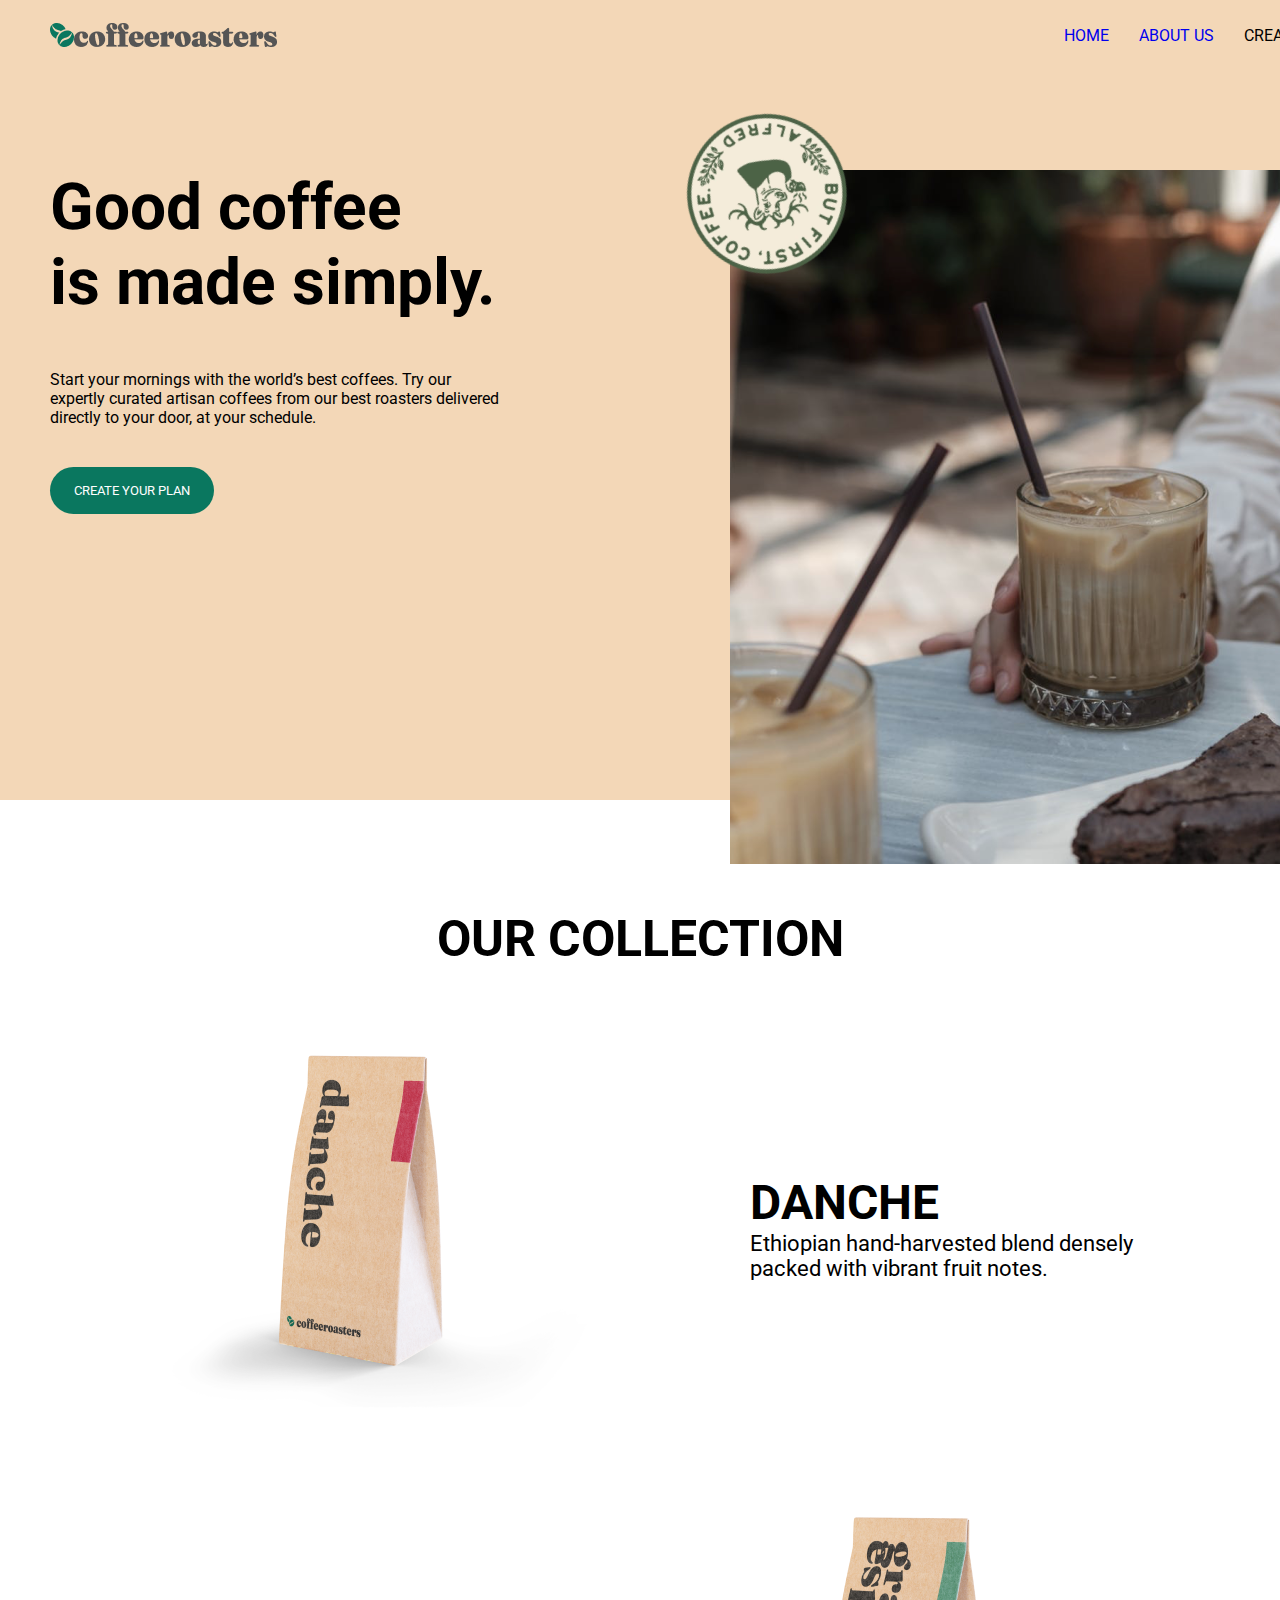
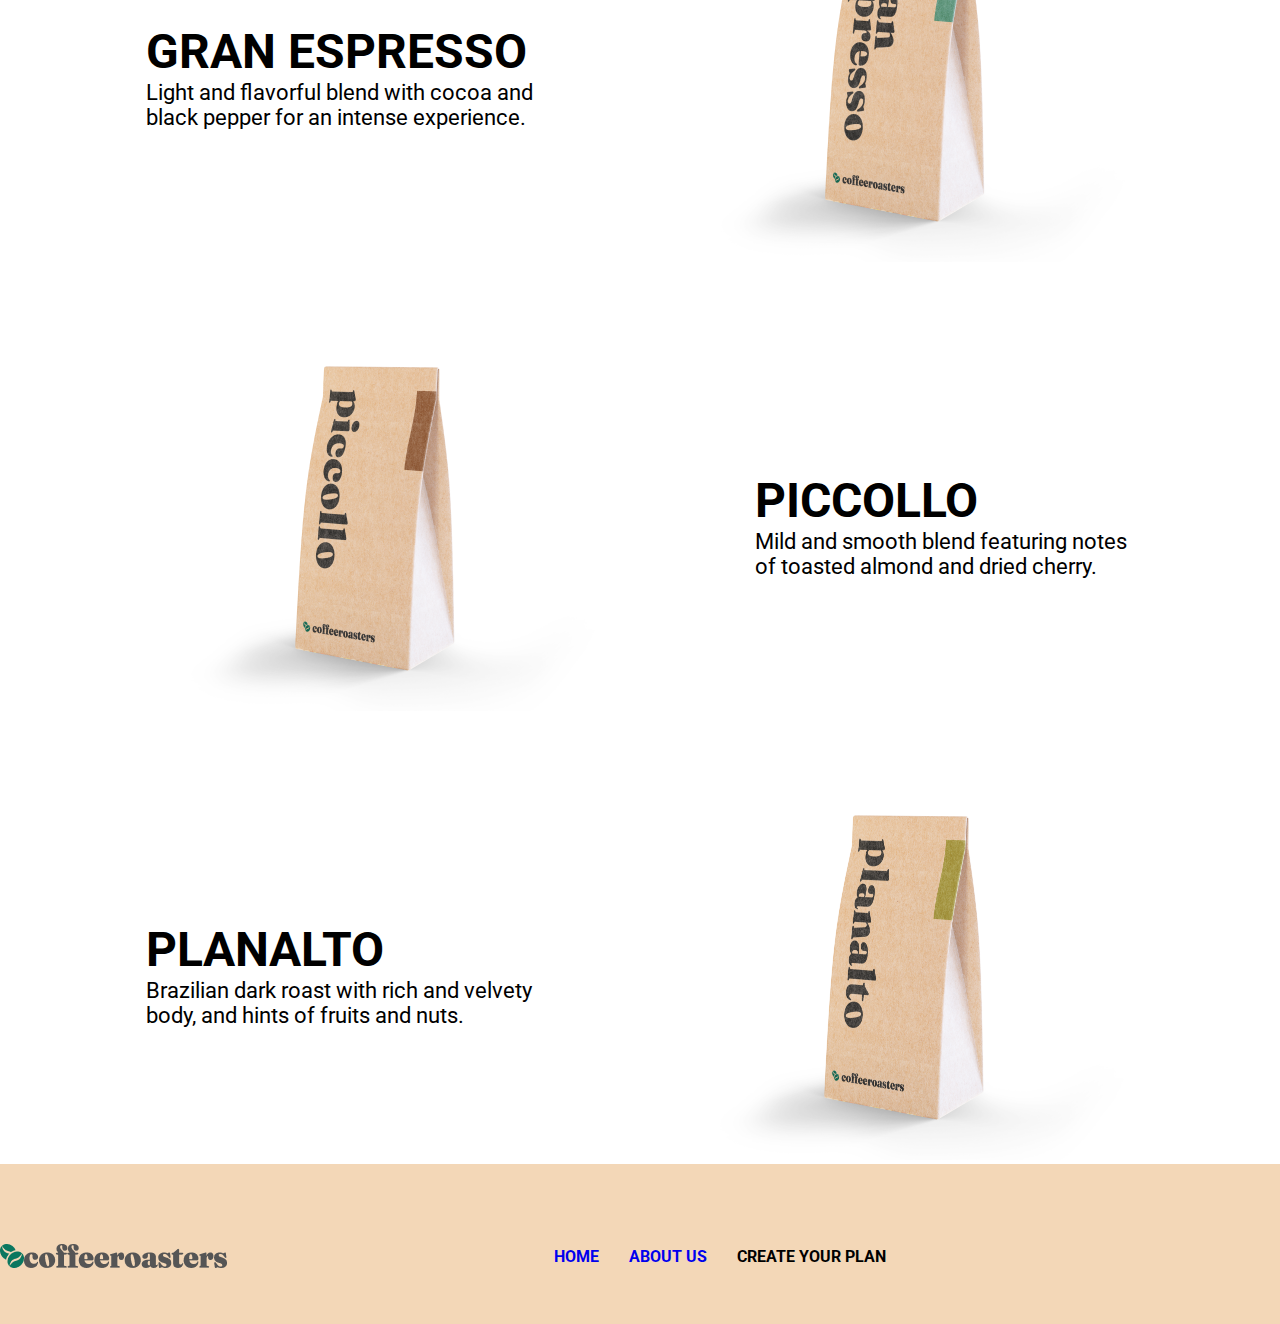
<file: index.html>
<!DOCTYPE html>
<html lang="en">
<head>
    <meta charset="UTF-8">
    <meta name="viewport" content="width=device-width, initial-scale=1.0">
    <title>Document</title>
    <link rel="stylesheet" href="style.css">
    <link rel="stylesheet" href="https://cdnjs.cloudflare.com/ajax/libs/font-awesome/6.6.0/css/all.min.css">
    <link rel="stylesheet" href="https://cdnjs.cloudflare.com/ajax/libs/font-awesome/6.6.0/css/all.min.css">
    <link rel="stylesheet" href="https://cdnjs.cloudflare.com/ajax/libs/font-awesome/6.6.0/css/all.min.css">
</head>
<body>
    <header class="header">
        <div class="container">
            <nav class="nav">
                <img src="Group 3614.png" alt="">

                <ul>
                    <li><a href="index.html">HOME</a></li>
                    <li><a href="ABOUTUS.html">ABOUT US</a></li>
                    <li>CREATE YOUR PLAN</li>
                </ul>
            </nav>

            <div class="header-content">
                <div class="text">
                    <h1>Good coffee <br>
                        is made simply.</h1>

                        <p>Start your mornings with the world’s best coffees. Try our <br> expertly curated artisan coffees from our best roasters delivered <br> directly to your door, at your schedule.</p>
                        <button>CREATE YOUR PLAN</button>
                </div>

                <div class="img">
                    <img src="Rectangle 679.png" alt="" class="amg">
                    <img src="image 40.png" alt="" class="icon">
                </div>
            </div>
        </div>
    </header>

    <section class="section">
        <h2>OUR COLLECTION</h2>
        <div class="card">
            <div class="cards">
                <div class="s-img">
                    <img src="kopi4.png" alt="" class="kopi1">
                </div>

                <div class="s-text">
                    <h3>DANCHE</h3>
                    <p>Ethiopian hand-harvested blend densely <br> packed with vibrant fruit notes.</p>
                </div>
            </div> 
        </div>

        <div class="card">
            <div class="cards">
                <div class="s-text">
                    <h3>GRAN ESPRESSO</h3>
                    <p>Light and flavorful blend with cocoa and <br> black pepper for an intense experience.</p>
                </div>

                <div class="s-img">
                    <img src="kopi1 copy.png" alt="" class="kopi2">
                </div>
            </div>
        </div>

        <div class="card">
            <div class="cards">
                <div class="s-img">
                    <img src="kopi3.png" alt="" class="kopi3">
                </div>

                <div class="s-text">
                    <h3>PICCOLLO</h3>
                    <p>Mild and smooth blend featuring notes <br> of toasted almond and dried cherry.</p>
                </div>
            </div>
        </div>

        <div class="card">
            <div class="cards">
                <div class="s-text">
                    <h3>PLANALTO</h3>
                    <p>Brazilian dark roast with rich and velvety <br> body, and hints of fruits and nuts.</p>
                </div>

                <div class="s-img">
                    <img src="kopi2.png" alt="" class="kopi4">
                </div>
            </div>
        </div>
    </section>

    <footer class="footer">
        <div class="d-img">
            <img src="Group 3614.png" alt="" class="f-img">
        </div>

        <ul>
            <li><a href="index.html">HOME</a></li>
            <li><a href="ABOUTUS.html">ABOUT US</a></li>
            <li>CREATE YOUR PLAN</li>
        </ul>

        <div class="d-icon">
            <i class="fa-brands fa-facebook"></i>
            <i class="fa-brands fa-twitter"></i>
            <i class="fa-brands fa-instagram"></i>
        </div>
    </footer>
</body>
</html>
</file>
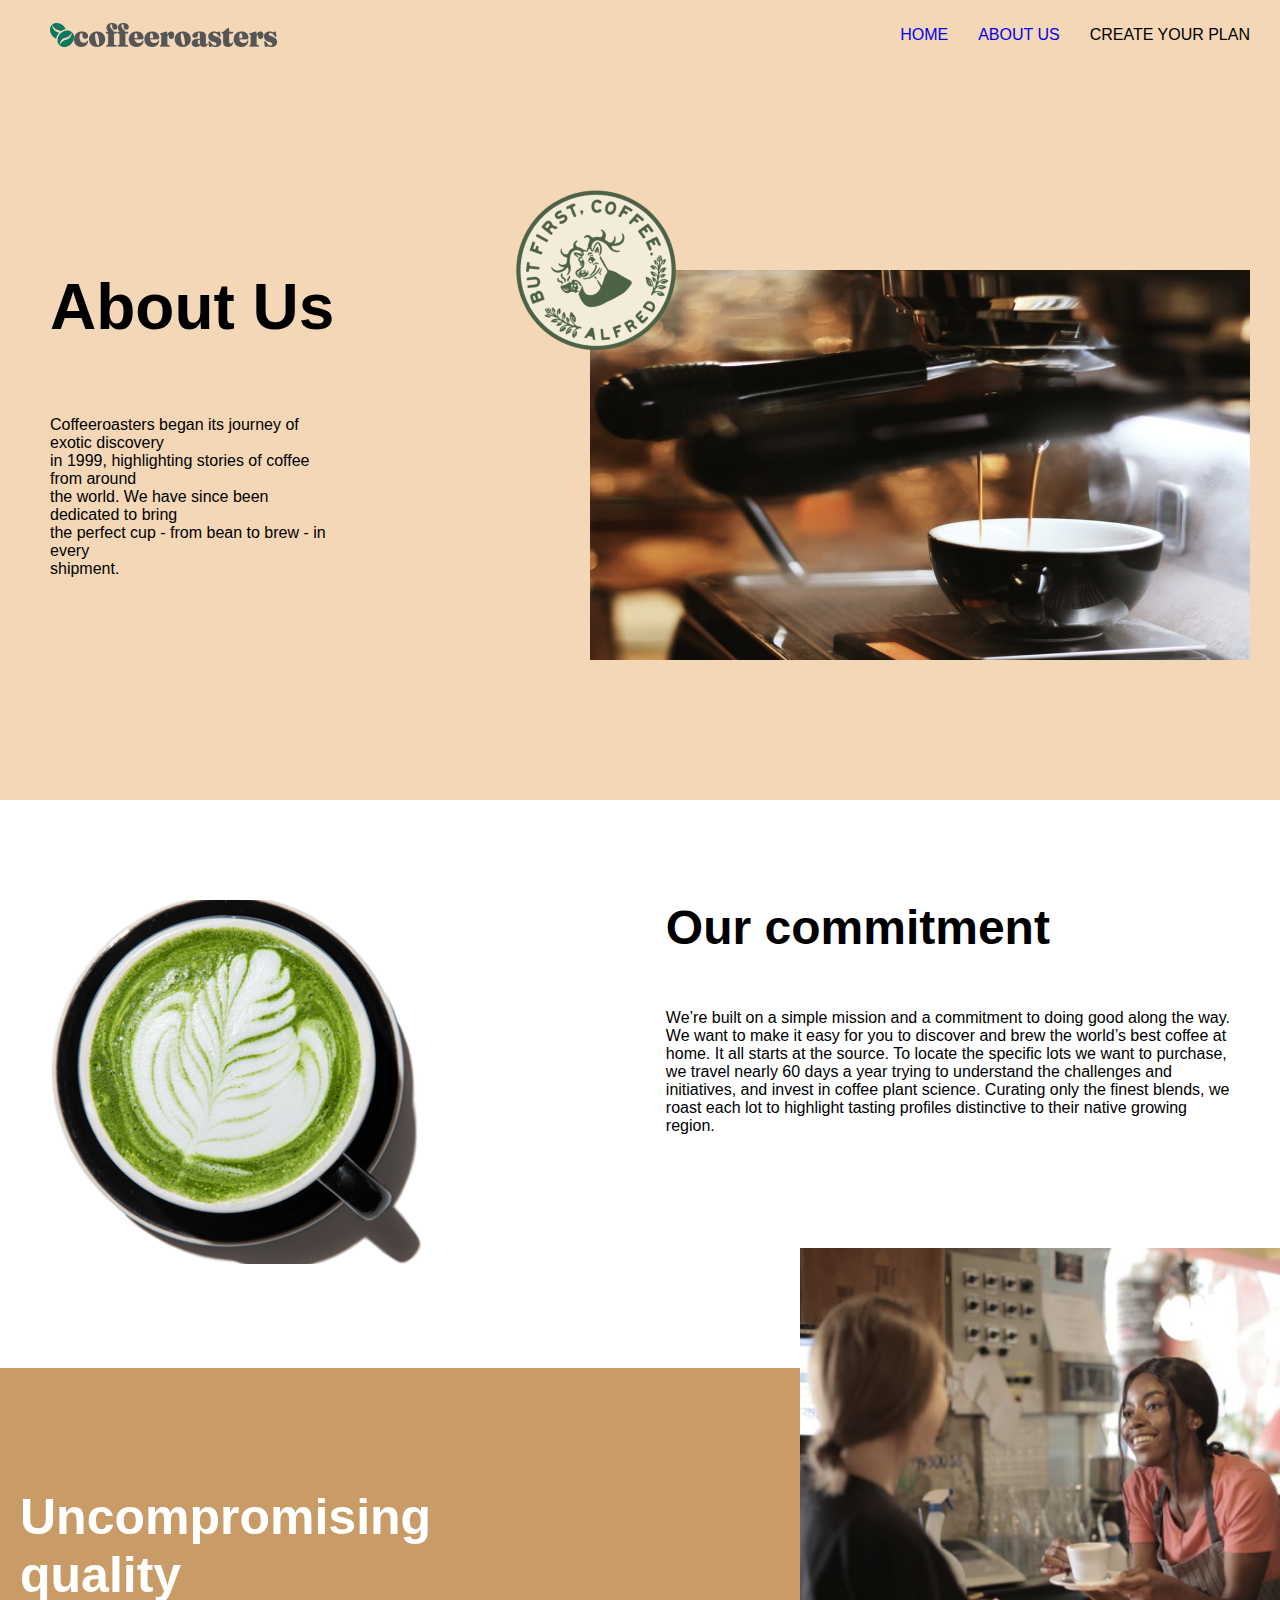
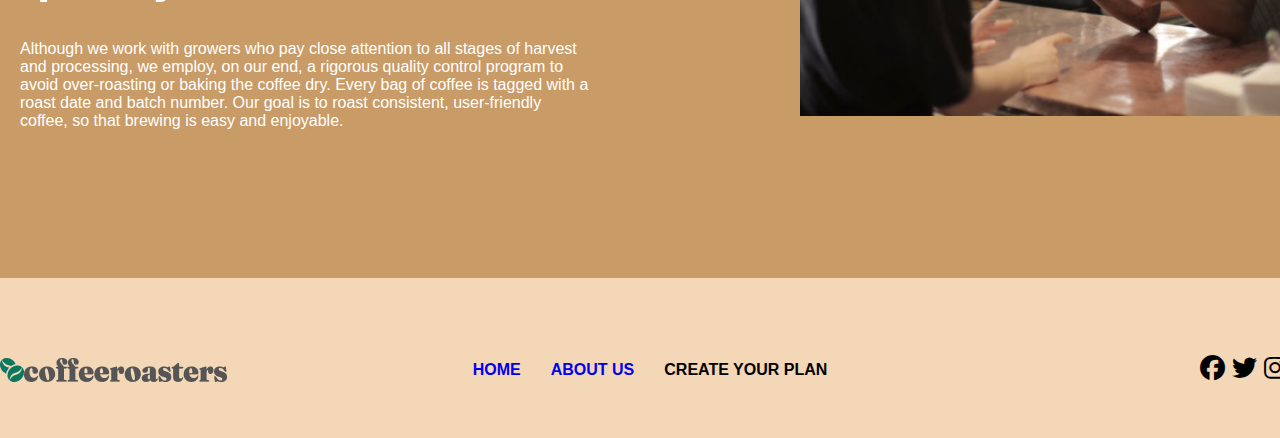
<file: ABOUTUS.html>
<!DOCTYPE html>
<html lang="en">
<head>
    <meta charset="UTF-8">
    <meta name="viewport" content="width=device-width, initial-scale=1.0">
    <title>Document</title>
    <link rel="stylesheet" href="ABOUTUS.css">
    <link rel="stylesheet" href="https://cdnjs.cloudflare.com/ajax/libs/font-awesome/6.6.0/css/all.min.css">
    <link rel="stylesheet" href="https://cdnjs.cloudflare.com/ajax/libs/font-awesome/6.6.0/css/all.min.css">
    <link rel="stylesheet" href="https://cdnjs.cloudflare.com/ajax/libs/font-awesome/6.6.0/css/all.min.css">
</head>
<body>
    <header class="header">
        <div class="container">
            <nav class="nav">
                <img src="Group 3614.png" alt="">

                <ul>
                    <li><a href="index.html">HOME</a></li>
                    <li><a href="ABOUT US.html">ABOUT US</a></li>
                    <li>CREATE YOUR PLAN</li>
                </ul>
            </nav>

            <div class="header-content">
                <div class="text">
                    <h1>About Us</h1>
                    <br>
                    <br>
                    <br>
                    <br>
                    <p>Coffeeroasters began its journey of exotic discovery <br> in 1999, highlighting stories of coffee from around <br> the world. We have since been dedicated to bring <br> the perfect cup - from bean to brew - in every <br> shipment.</p>
                </div>

                <div class="img">
                    <img src="Rectangle 679 (1).png" alt="" class="amg">
                    <img src="image 40.png" alt="" class="icon">
                </div>
            </div>
        </div>
    </header>

    <sectoin class="section">
        <div class="img">
            <img src="cup-6 1.png" alt="">
        </div>
        <div class="textt">
            <h2>Our commitment</h2>
            <br>
            <br>
            <br>
            <p>We’re built on a simple mission and a commitment to doing good along the way. <br> We want to make it easy for you to discover and brew the world’s best coffee at <br> home. It all starts at the source. To locate the specific lots we want to purchase, <br> we travel nearly 60 days a year trying to understand the challenges and <br>  initiatives, and invest in coffee plant science. Curating only the finest blends, we <br> roast each lot to highlight tasting profiles distinctive to their native growing <br> region.</p>
        </div>
    </sectoin>

    <div class="section-content">
        <div class="tex">
            <h1 class="h1">Uncompromising <br> quality</h1>
            <br>
            <br>
            <p style="color: #fff;">Although we work with growers who pay close attention  to all stages of harvest <br> and processing, we employ, on our end, a rigorous quality control program to <br> avoid  over-roasting or baking the coffee dry. Every bag of coffee is tagged with a <br> roast date and batch number. Our goal is to  roast consistent, user-friendly <br> coffee, so that brewing  is easy and enjoyable.</p>
        </div>

        <div class="cofee">
            <img src="Rectangle 681.png" alt="">
        </div>
    </div>

    <footer class="footer">
        <div class="d-img">
            <img src="Group 3614.png" alt="" class="f-img">
        </div>

        <ul>
            <li><a href="index.html">HOME</a></li>
            <li><a href="ABOUTUS.html">ABOUT US</a></li>
            <li>CREATE YOUR PLAN</li>
        </ul>

        <div class="d-icon">
            <i class="fa-brands fa-facebook"></i>
            <i class="fa-brands fa-twitter"></i>
            <i class="fa-brands fa-instagram"></i>
        </div>
    </footer>
</body>
</file>
<file: style.css>
@import url('https://fonts.googleapis.com/css2?family=Roboto:ital,wght@0,100;0,300;0,400;0,500;0,700;0,900;1,100;1,300;1,400;1,500;1,700;1,900&display=swap');
* {
    margin: 0;
    padding: 0;
    box-sizing: border-box;
    list-style: none;
    text-decoration: none;
    font-family: "Roboto", sans-serif;
}

.header {
    width: 1440px;
    height: 800px;
    background: rgba(243, 215, 183, 1);
    margin: 0 auto;
}

.nav {
    display: flex;
    color: black;
    justify-content: space-between;
    align-items: center;
    margin: 0 50px;
    height: 70px;
}

.nav ul {
    display: flex;
    gap: 30px;
}

.header-content {
    display: flex;
    justify-content: space-between;
    margin-top: 100px;
}

.text h1 {
    font-size: 64px;
}

.text p {
    font-size: 16px;
    margin-top: 50px;
}

.text {
    margin-left: 50px;
}

.text button {
    margin-top: 40px;
    width: Hug (193px)px;
    height: Hug (51px)px;
    padding: 16px 24px 16px 24px;
    gap: 10px;
    border-radius: 100px;
    background-color: rgba(10, 119, 95, 1);
    border: none;
    color: #fff;
}

.text button:focus {
    background-color: rgba(243, 215, 183, 1);
    border: 1px solid green;
    color: green;
}

.amg {
    width: 710px;
    height: 694px;
    display: flex;
    justify-content: flex-end;
}

.icon {
    position: relative;
    right: 70px;
    bottom: 777px;
    transform: rotate(200deg);
    transition: all 1s;
}

h2 {
    text-align: center;
    margin-top: 110px;
    font-size: 50px;
}

.s-text p {
    font-size: 22px;
}

.s-text h3 {
    font-size: 48px;
}

.cards {
    display: flex;
    justify-content: center;
    align-items: center;
    gap: 150px;
    margin-top: 70px;
}

.kopi4 {
    width: 451.25px;
    height: 375px;
}

.footer {
    width: 1440px;
    height: 160px;
    background: rgba(243, 215, 183, 1);
    margin: 0 auto;
}

.f-img {
    margin-top: 80px;
}

.footer ul {
    display: flex;
    justify-content: center;
    position: relative;
    bottom: 25px;
    gap: 30px;
    font-weight: 700;
}

.footer ul li:hover {
    color: green;
    font-size: 25px;
    transition: all 1s;
}

.d-icon {
    margin-left: 1350px;
    font-size: 25px;
    position: relative;
    bottom: 50px;
}
</file>
<file: ABOUTUS.css>
* {
    margin: 0;
    padding: 0;
    box-sizing: border-box;
    list-style: none;
    text-decoration: none;
    font-family: "Roboto", sans-serif;
}

.header {
    width: 1300px;
    height: 800px;
    background: rgba(243, 215, 183, 1);
    margin: 0 auto;
}

.nav {
    display: flex;
    color: black;
    justify-content: space-between;
    align-items: center;
    margin: 0 50px;
    height: 70px;
}

.nav ul {
    display: flex;
    gap: 30px;
}

h1 {
    font-size: 64px;
    color: black;
}

.header-content {
    display: flex;
    justify-content: space-between;
    margin: 200px 50px 0 50px;
}

.icon {
    position: relative;
    bottom: 500px;
    left: 150px;
}

.amg {
    margin-left: 250px;
}

h2 {
    color: black;
    font-size: 48px;
}

.section {
    display: flex;
    justify-content: space-between;
    margin: 100px 50px 0 50px;
}

.section-content {
    width: 1300px;
    height: 510px;
    background: rgba(201, 155, 103, 1);
    margin-top: 100px;
    margin: 100px auto 0 auto;
    display: flex;
    justify-content: space-between;
    padding: 0 20px;
}

.h1 {
    font-size: 50px;
    color: #fff;
}

.cofee img {
    width: 480px;
    position: relative;
    bottom: 120px;
}

.tex {
    margin-top: 120px;
}

.footer {
    width: 1300px;
    height: 160px;
    background: rgba(243, 215, 183, 1);
    margin: 0 auto;
}

.f-img {
    margin-top: 80px;
}

.footer ul {
    display: flex;
    justify-content: center;
    position: relative;
    bottom: 25px;
    gap: 30px;
    font-weight: 700;
}


.d-icon {
    margin-left: 1200px;
    font-size: 25px;
    position: relative;
    bottom: 50px;
}
</file>
